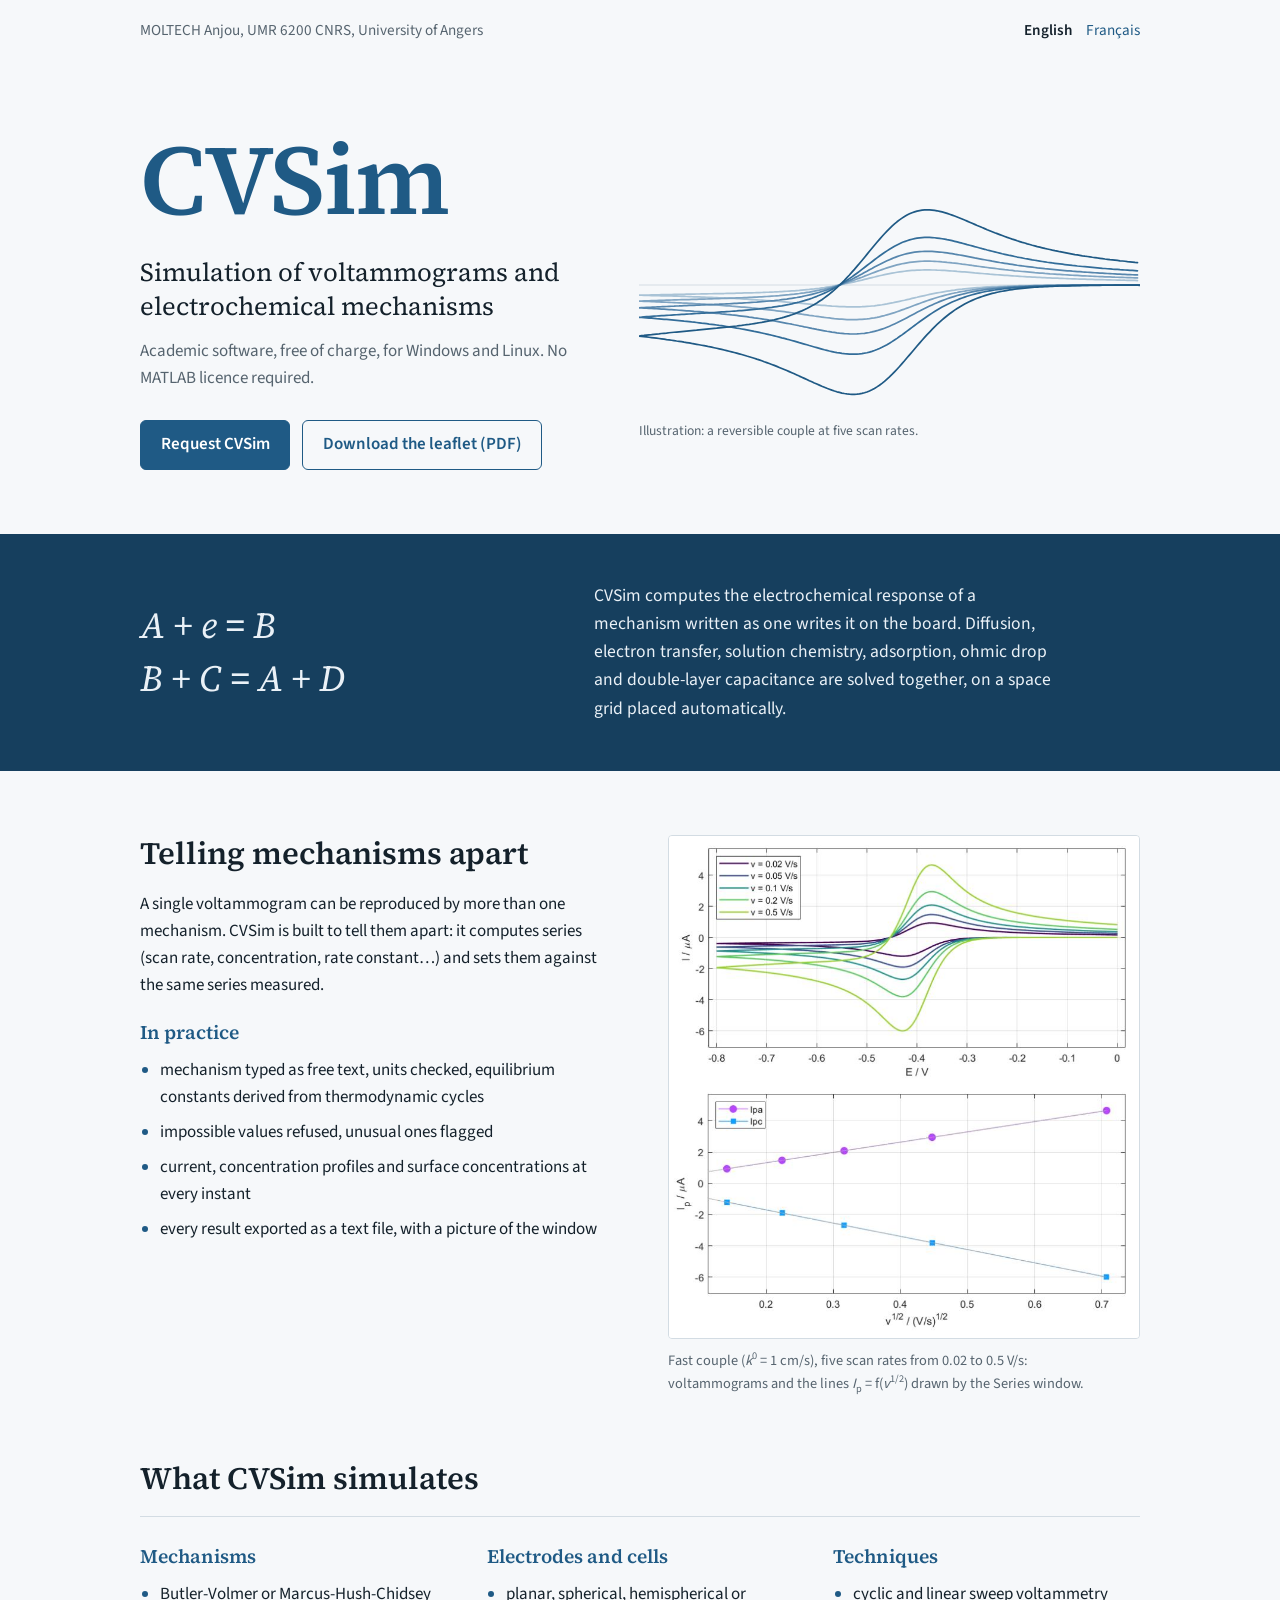
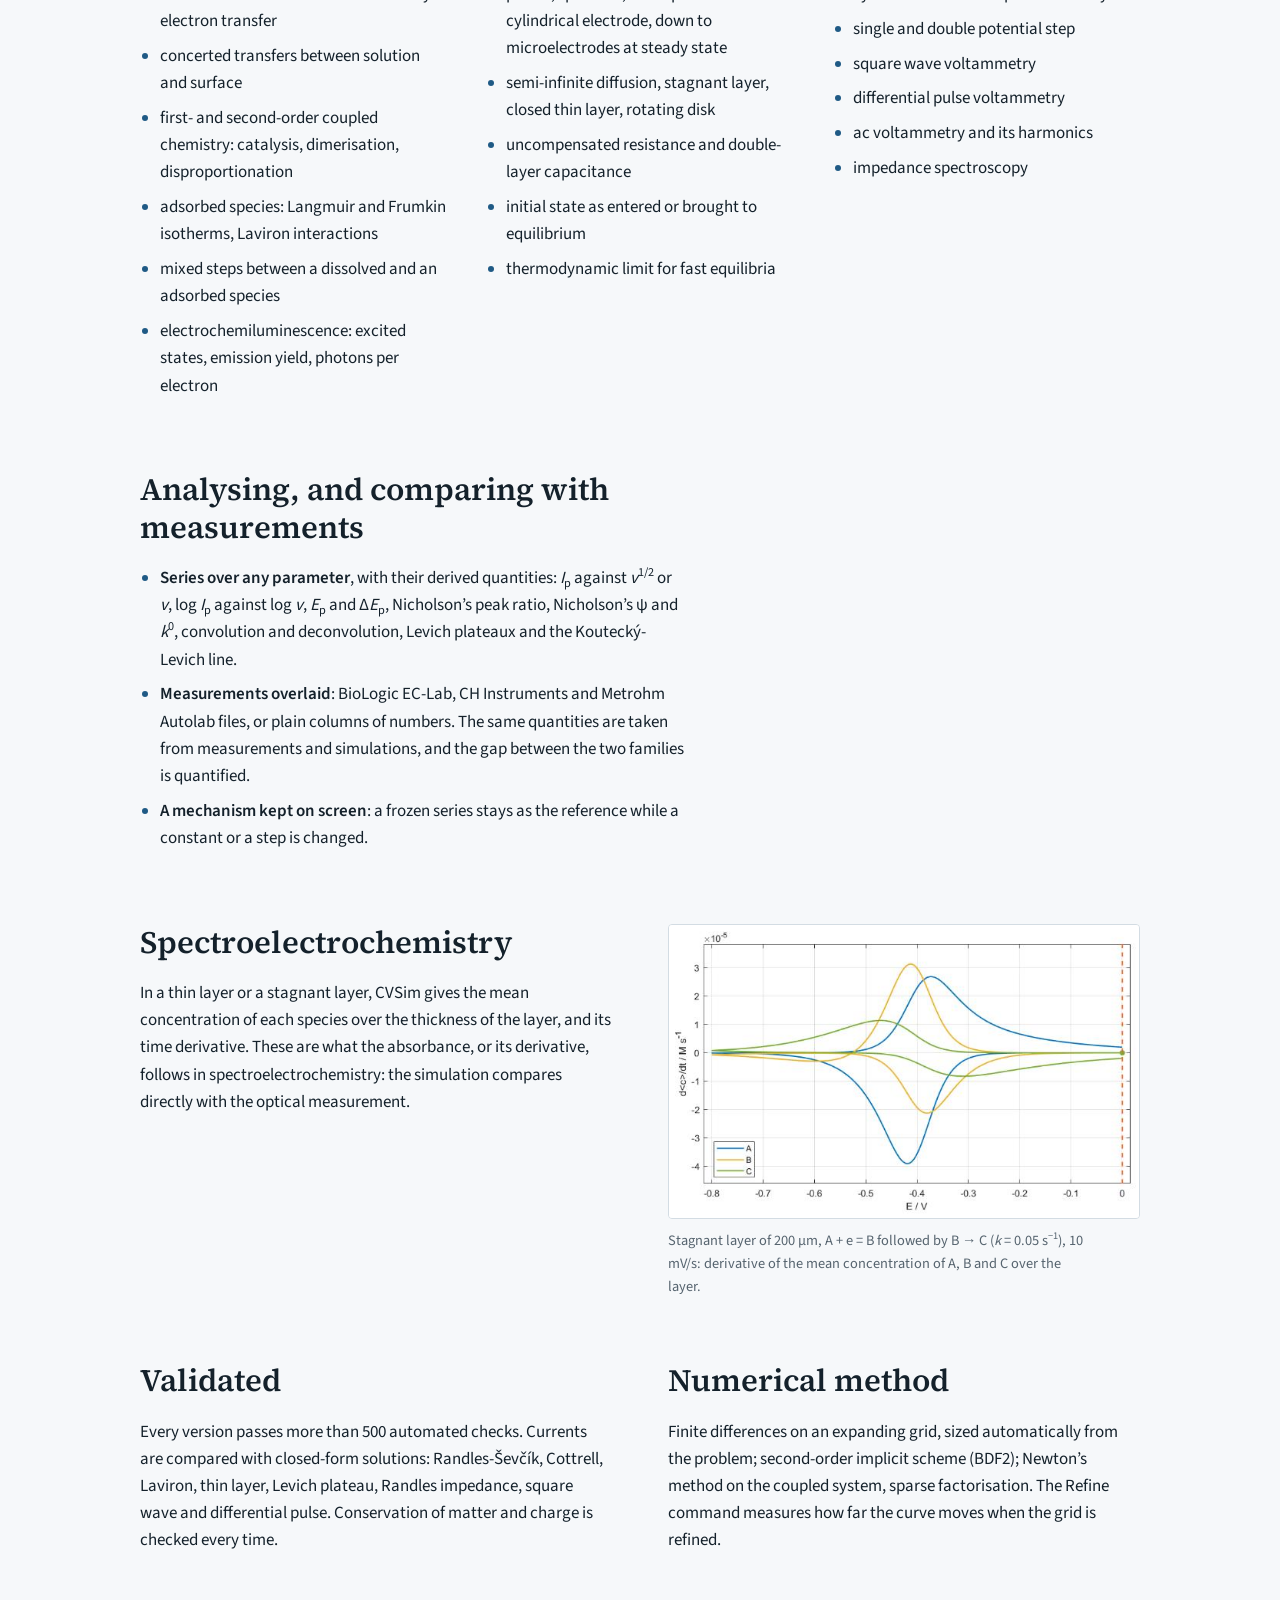
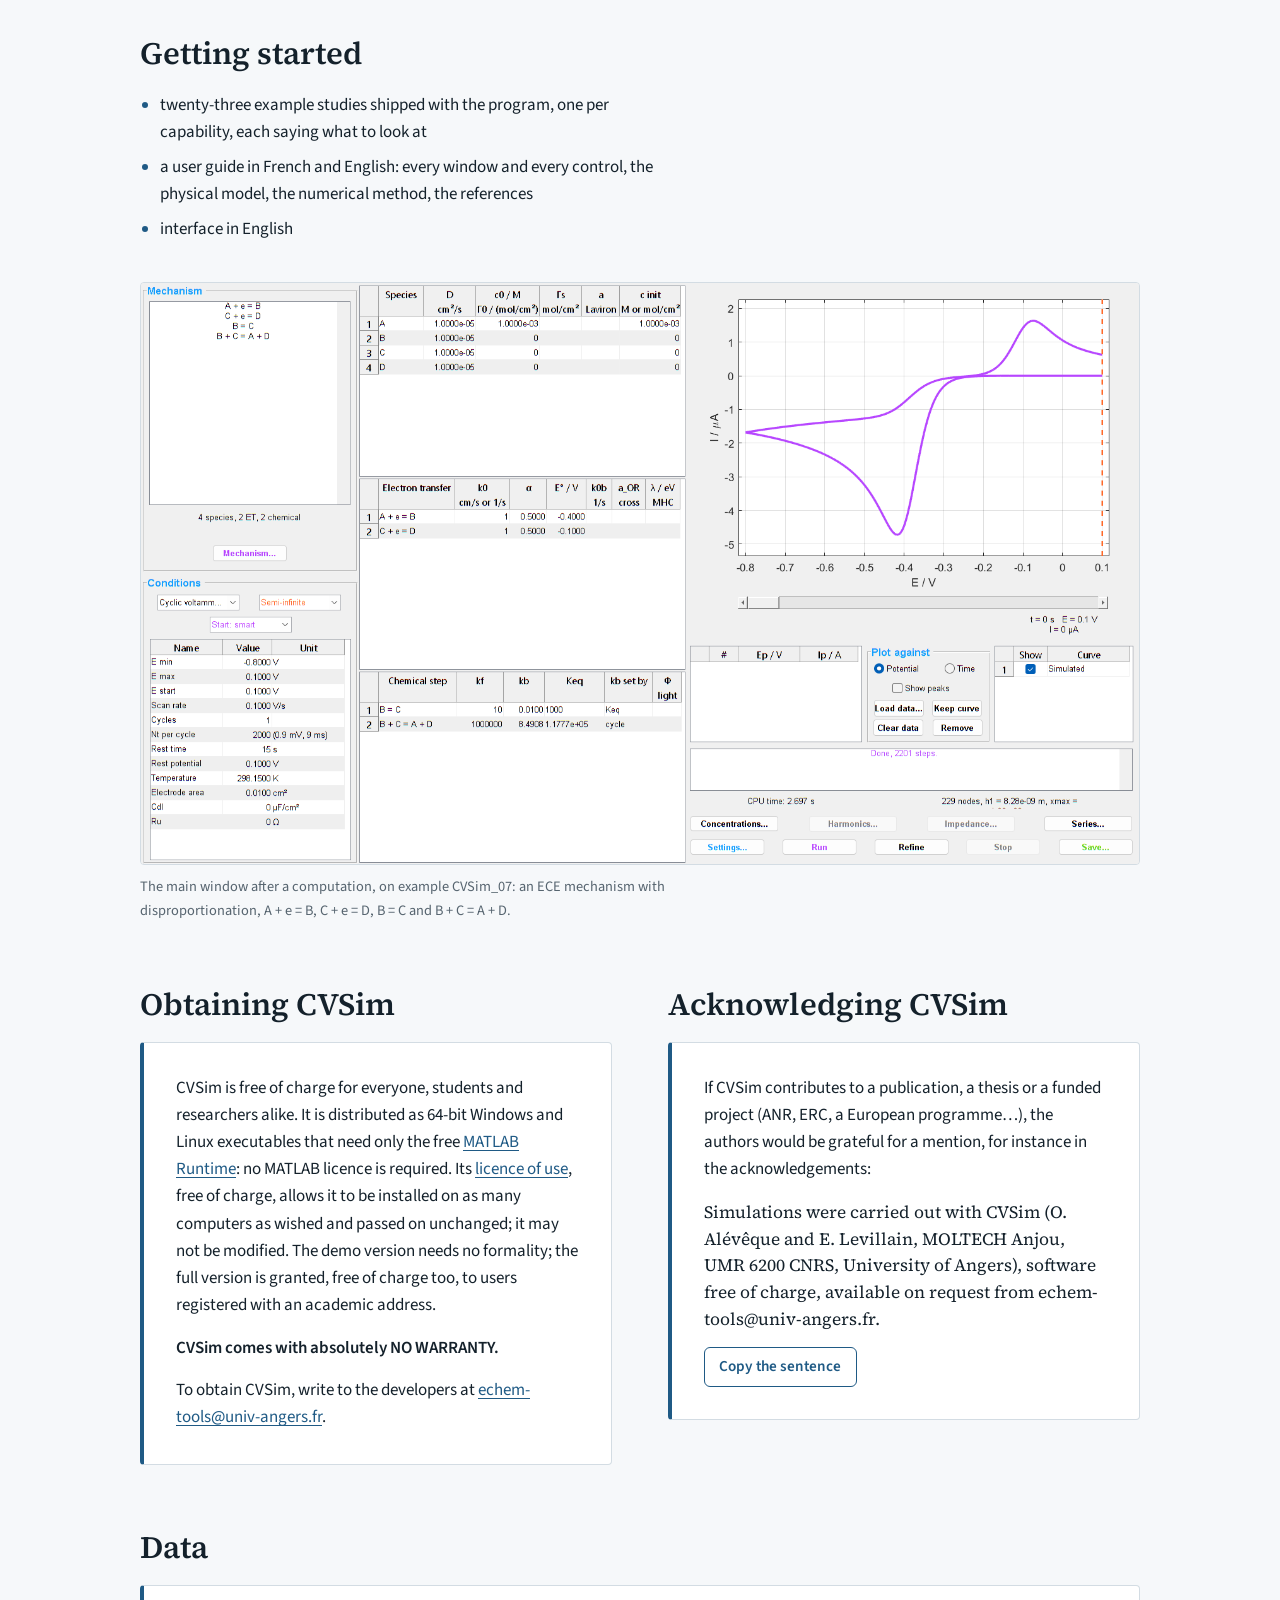
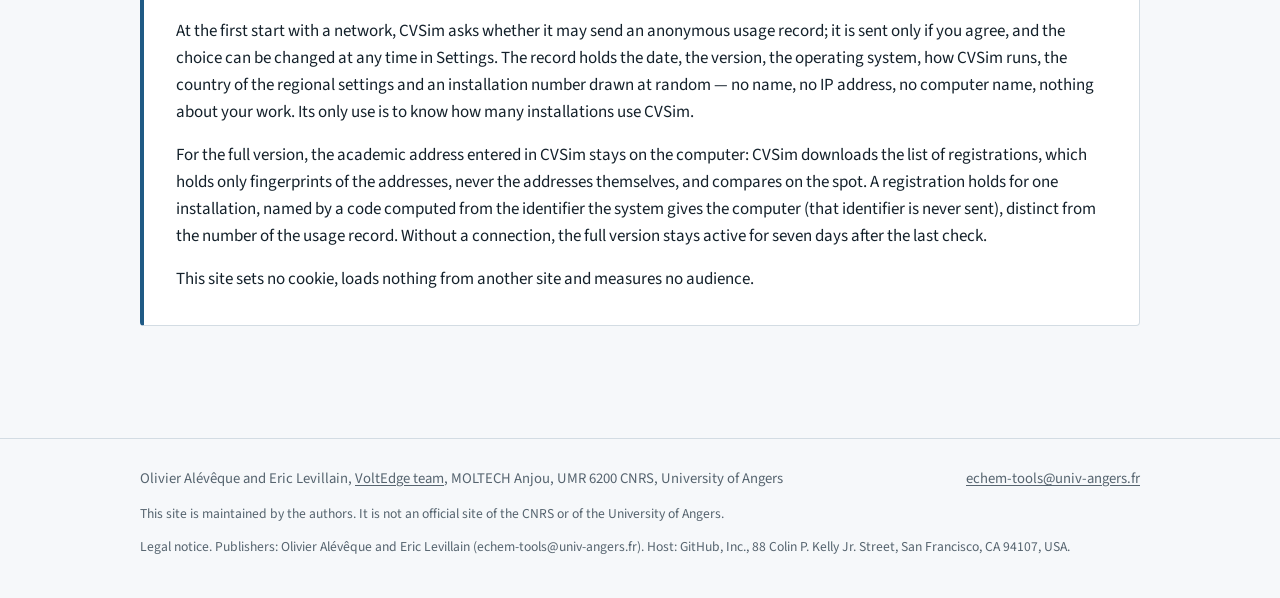
<file: index.html>
<!doctype html>
<html lang="en">
<head>
<meta charset="utf-8">
<meta name="viewport" content="width=device-width, initial-scale=1">
<title>CVSim · Simulation of voltammograms and electrochemical mechanisms</title>
<meta name="description" content="CVSim is academic software, free of charge, that simulates voltammograms and electrochemical mechanisms: diffusion, electron transfer, coupled chemistry, adsorption, thin layers, spectroelectrochemistry. Windows and Linux.">
<link rel="alternate" hreflang="en" href="./">
<link rel="alternate" hreflang="fr" href="fr/">
<link rel="icon" href="assets/favicon.svg" type="image/svg+xml">
<link rel="stylesheet" href="assets/fonts.css">
<link rel="stylesheet" href="assets/style.css">
</head>
<body>

<header class="topbar">
  <a class="lab" href="https://moltech-anjou.univ-angers.fr/en/research/team-voltedge.html">MOLTECH Anjou, UMR 6200 CNRS, University of Angers</a>
  <nav class="lang" aria-label="Language">
    <span aria-current="page">English</span>
    <a href="fr/" hreflang="fr" lang="fr">Français</a>
  </nav>
</header>

<main>

  <section class="hero">
    <div>
      <h1>CVSim</h1>
      <p class="tagline">Simulation of voltammograms and electrochemical mechanisms</p>
      <p class="platform">Academic software, free of charge, for Windows and Linux. No MATLAB licence required.</p>
      <div class="actions">
        <a class="btn btn-primary" href="mailto:echem-tools@univ-angers.fr?subject=CVSim%20request">Request CVSim</a>
        <a class="btn btn-secondary" href="docs/CVSim_Leaflet_EN.pdf">Download the leaflet (PDF)</a>
      </div>
    </div>
    <figure class="hero-figure">
      <img src="images/hero-cv.svg" width="640" height="320" alt="Cyclic voltammograms of a reversible couple at five scan rates">
      <figcaption>Illustration: a reversible couple at five scan rates.</figcaption>
    </figure>
  </section>

  <section class="board" aria-label="Mechanisms as written on the board">
    <div class="board-inner">
      <p class="equations">A + e = B<br>B + C = A + D</p>
      <p class="lead">CVSim computes the electrochemical response of a mechanism written as one writes it on the board. Diffusion, electron transfer, solution chemistry, adsorption, ohmic drop and double-layer capacitance are solved together, on a space grid placed automatically.</p>
    </div>
  </section>

  <section class="section">
    <div class="split">
      <div class="prose">
        <h2>Telling mechanisms apart</h2>
        <p>A single voltammogram can be reproduced by more than one mechanism. CVSim is built to tell them apart: it computes series (scan rate, concentration, rate constant…) and sets them against the same series measured.</p>
        <h3>In practice</h3>
        <ul class="plain">
          <li>mechanism typed as free text, units checked, equilibrium constants derived from thermodynamic cycles</li>
          <li>impossible values refused, unusual ones flagged</li>
          <li>current, concentration profiles and surface concentrations at every instant</li>
          <li>every result exported as a text file, with a picture of the window</li>
        </ul>
      </div>
      <figure class="fig" data-file="images/fig1-scan-rates.png">
        <img src="images/fig1-scan-rates.png" alt="Voltammograms of a fast couple at five scan rates and the peak currents plotted against the square root of the scan rate" loading="lazy">
        <figcaption>Fast couple (<i>k</i><sup>0</sup> = 1 cm/s), five scan rates from 0.02 to 0.5 V/s: voltammograms and the lines <i>I</i><sub>p</sub> = f(<i>v</i><sup>1/2</sup>) drawn by the Series window.</figcaption>
      </figure>
    </div>
  </section>

  <section class="section" aria-labelledby="capabilities">
    <h2 id="capabilities">What CVSim simulates</h2>
    <div class="columns">
      <div>
        <h3>Mechanisms</h3>
        <ul class="plain">
          <li>Butler-Volmer or Marcus-Hush-Chidsey electron transfer</li>
          <li>concerted transfers between solution and surface</li>
          <li>first- and second-order coupled chemistry: catalysis, dimerisation, disproportionation</li>
          <li>adsorbed species: Langmuir and Frumkin isotherms, Laviron interactions</li>
          <li>mixed steps between a dissolved and an adsorbed species</li>
          <li>electrochemiluminescence: excited states, emission yield, photons per electron</li>
        </ul>
      </div>
      <div>
        <h3>Electrodes and cells</h3>
        <ul class="plain">
          <li>planar, spherical, hemispherical or cylindrical electrode, down to microelectrodes at steady state</li>
          <li>semi-infinite diffusion, stagnant layer, closed thin layer, rotating disk</li>
          <li>uncompensated resistance and double-layer capacitance</li>
          <li>initial state as entered or brought to equilibrium</li>
          <li>thermodynamic limit for fast equilibria</li>
        </ul>
      </div>
      <div>
        <h3>Techniques</h3>
        <ul class="plain">
          <li>cyclic and linear sweep voltammetry</li>
          <li>single and double potential step</li>
          <li>square wave voltammetry</li>
          <li>differential pulse voltammetry</li>
          <li>ac voltammetry and its harmonics</li>
          <li>impedance spectroscopy</li>
        </ul>
      </div>
    </div>
  </section>

  <section class="section">
    <div class="prose">
      <h2>Analysing, and comparing with measurements</h2>
      <ul class="plain">
        <li><strong>Series over any parameter</strong>, with their derived quantities: <i>I</i><sub>p</sub> against <i>v</i><sup>1/2</sup> or <i>v</i>, log <i>I</i><sub>p</sub> against log <i>v</i>, <i>E</i><sub>p</sub> and Δ<i>E</i><sub>p</sub>, Nicholson’s peak ratio, Nicholson’s ψ and <i>k</i><sup>0</sup>, convolution and deconvolution, Levich plateaux and the Koutecký-Levich line.</li>
        <li><strong>Measurements overlaid</strong>: BioLogic EC-Lab, CH Instruments and Metrohm Autolab files, or plain columns of numbers. The same quantities are taken from measurements and simulations, and the gap between the two families is quantified.</li>
        <li><strong>A mechanism kept on screen</strong>: a frozen series stays as the reference while a constant or a step is changed.</li>
      </ul>
    </div>
  </section>

  <section class="section">
    <div class="split">
      <div class="prose">
        <h2>Spectroelectrochemistry</h2>
        <p>In a thin layer or a stagnant layer, CVSim gives the mean concentration of each species over the thickness of the layer, and its time derivative. These are what the absorbance, or its derivative, follows in spectroelectrochemistry: the simulation compares directly with the optical measurement.</p>
      </div>
      <figure class="fig" data-file="images/fig2-stagnant-layer.png">
        <img src="images/fig2-stagnant-layer.png" alt="Time derivative of the mean concentrations of A, B and C over a 200 micrometre stagnant layer" loading="lazy">
        <figcaption>Stagnant layer of 200 μm, A + e = B followed by B → C (<i>k</i> = 0.05 s<sup>−1</sup>), 10 mV/s: derivative of the mean concentration of A, B and C over the layer.</figcaption>
      </figure>
    </div>
  </section>

  <section class="section">
    <div class="split">
      <div class="prose">
        <h2>Validated</h2>
        <p>Every version passes more than 500 automated checks. Currents are compared with closed-form solutions: Randles-Ševčík, Cottrell, Laviron, thin layer, Levich plateau, Randles impedance, square wave and differential pulse. Conservation of matter and charge is checked every time.</p>
      </div>
      <div class="prose">
        <h2>Numerical method</h2>
        <p>Finite differences on an expanding grid, sized automatically from the problem; second-order implicit scheme (BDF2); Newton’s method on the coupled system, sparse factorisation. The Refine command measures how far the curve moves when the grid is refined.</p>
      </div>
    </div>
  </section>

  <section class="section">
    <div class="stack">
      <div class="prose">
        <h2>Getting started</h2>
        <ul class="plain">
          <li>twenty-three example studies shipped with the program, one per capability, each saying what to look at</li>
          <li>a user guide in French and English: every window and every control, the physical model, the numerical method, the references</li>
          <li>interface in English</li>
        </ul>
      </div>
      <figure class="fig" data-file="images/cvsim-window.png">
        <img src="images/cvsim-window.png" alt="The main window of CVSim" loading="lazy">
        <figcaption>The main window after a computation, on example CVSim_07: an ECE mechanism with disproportionation, A + e = B, C + e = D, B = C and B + C = A + D.</figcaption>
      </figure>
    </div>
  </section>

  <section class="section" id="obtain">
    <div class="split">
      <div>
        <h2>Obtaining CVSim</h2>
        <div class="panel">
          <p>CVSim is free of charge for everyone, students and researchers alike. It is distributed as 64-bit Windows and Linux executables that need only the free <a href="https://www.mathworks.com/products/compiler/matlab-runtime.html">MATLAB Runtime</a>: no MATLAB licence is required. Its <a href="docs/CVSim_Licence.pdf">licence of use</a>, free of charge, allows it to be installed on as many computers as wished and passed on unchanged; it may not be modified. The demo version needs no formality; the full version is granted, free of charge too, to users registered with an academic address.</p>
          <p class="warranty">CVSim comes with absolutely NO WARRANTY.</p>
          <p>To obtain CVSim, write to the developers at <a href="mailto:echem-tools@univ-angers.fr?subject=CVSim%20request">echem-tools@univ-angers.fr</a>.</p>
        </div>
      </div>
      <div>
        <h2>Acknowledging CVSim</h2>
        <div class="panel">
          <p>If CVSim contributes to a publication, a thesis or a funded project (ANR, ERC, a European programme…), the authors would be grateful for a mention, for instance in the acknowledgements:</p>
          <blockquote class="cite" id="cite-text">Simulations were carried out with CVSim (O. Alévêque and E. Levillain, MOLTECH Anjou, UMR 6200 CNRS, University of Angers), software free of charge, available on request from echem-tools@univ-angers.fr.</blockquote>
          <button class="copy" type="button" data-target="cite-text" data-done="Copied">Copy the sentence</button><span class="copy-status" role="status" aria-live="polite"></span>
        </div>
      </div>
    </div>
  </section>

  <section class="section" id="data">
    <h2>Data</h2>
    <div class="panel">
      <p>At the first start with a network, CVSim asks whether it may send an anonymous usage record; it is sent only if you agree, and the choice can be changed at any time in Settings. The record holds the date, the version, the operating system, how CVSim runs, the country of the regional settings and an installation number drawn at random &mdash; no name, no IP address, no computer name, nothing about your work. Its only use is to know how many installations use CVSim.</p>
      <p>For the full version, the academic address entered in CVSim stays on the computer: CVSim downloads the list of registrations, which holds only fingerprints of the addresses, never the addresses themselves, and compares on the spot. A registration holds for one installation, named by a code computed from the identifier the system gives the computer (that identifier is never sent), distinct from the number of the usage record. Without a connection, the full version stays active for seven days after the last check.</p>
      <p>This site sets no cookie, loads nothing from another site and measures no audience.</p>
    </div>
  </section>

</main>

<footer>
  <div class="footer-inner">
    <p>Olivier Alévêque and Eric Levillain, <a href="https://moltech-anjou.univ-angers.fr/en/research/team-voltedge.html">VoltEdge team</a>, MOLTECH Anjou, UMR 6200 CNRS, University of Angers</p>
    <p><a href="mailto:echem-tools@univ-angers.fr">echem-tools@univ-angers.fr</a></p>
    <p class="note">This site is maintained by the authors. It is not an official site of the CNRS or of the University of Angers.</p>
    <p class="note">Legal notice. Publishers: Olivier Alévêque and Eric Levillain (echem-tools@univ-angers.fr). Host: GitHub, Inc., 88 Colin P. Kelly Jr. Street, San Francisco, CA 94107, USA.</p>
  </div>
</footer>

<script src="assets/site.js"></script>
</body>
</html>
</file>
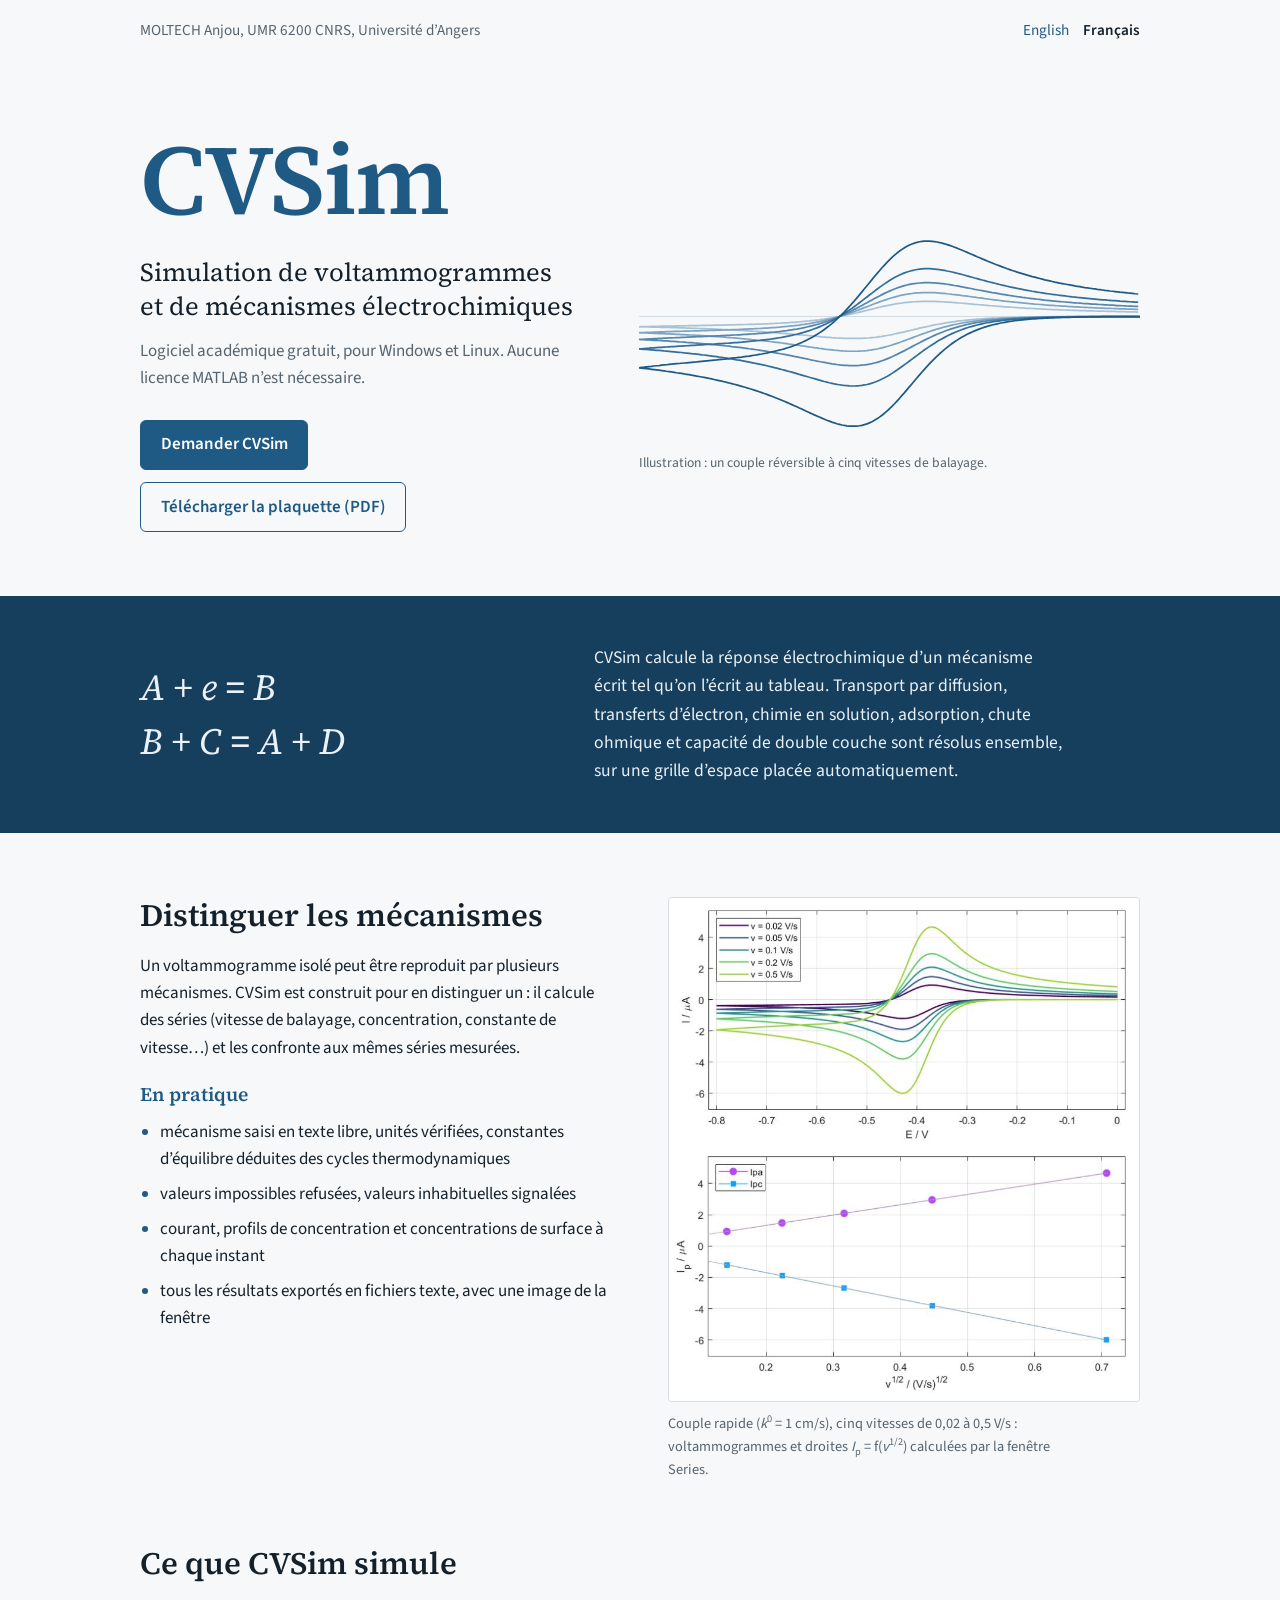
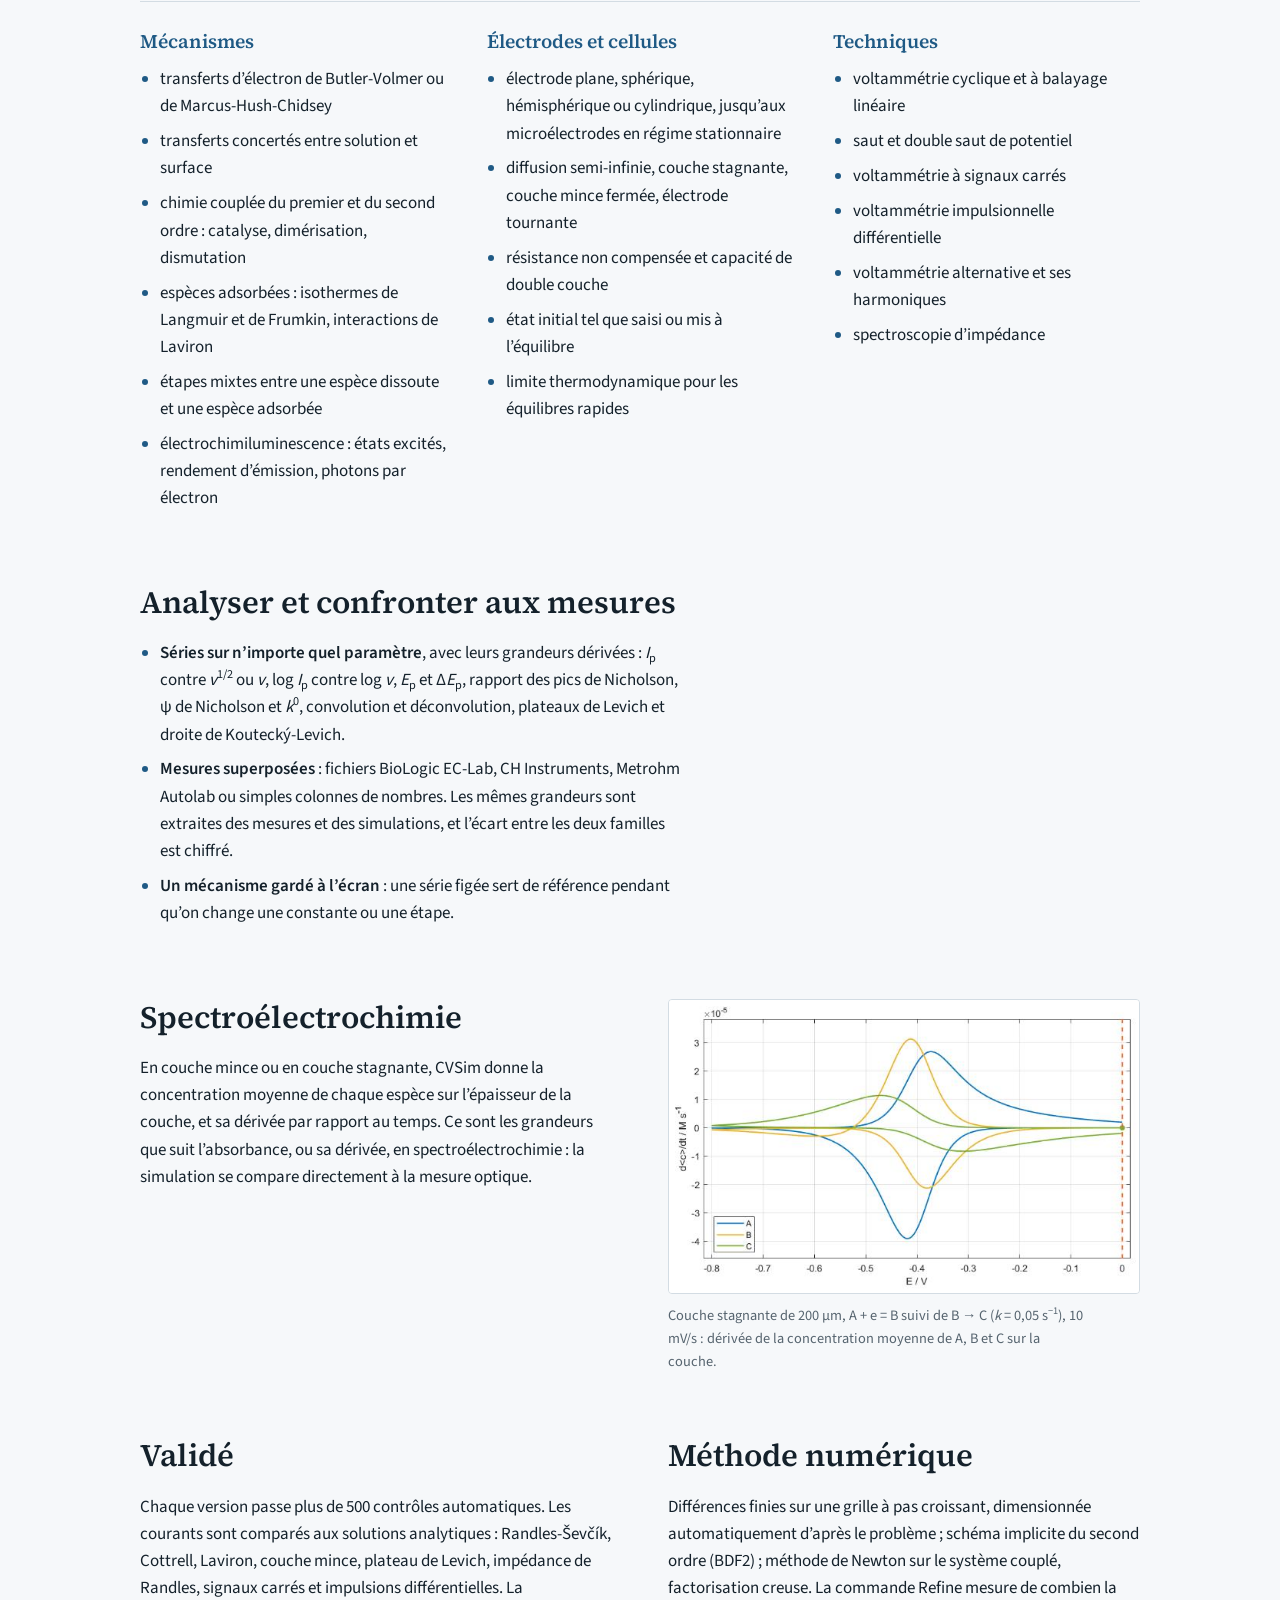
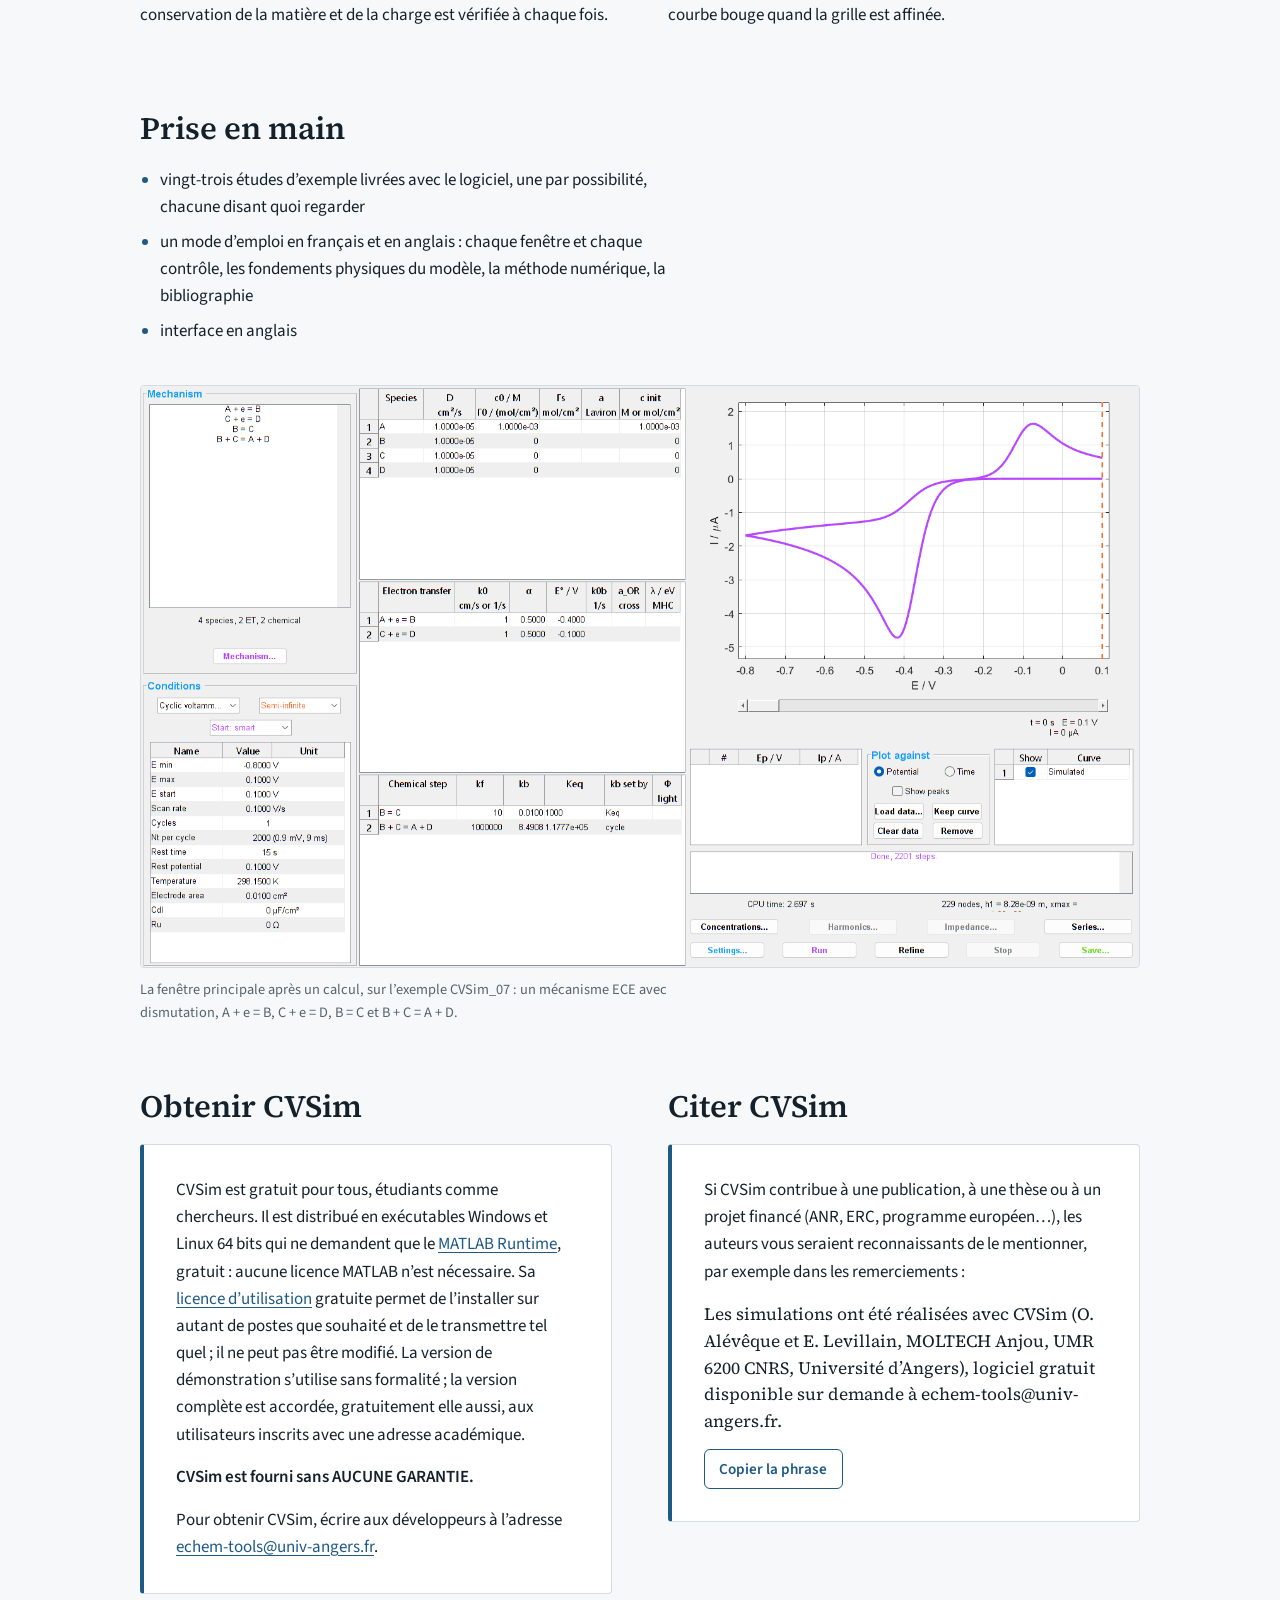
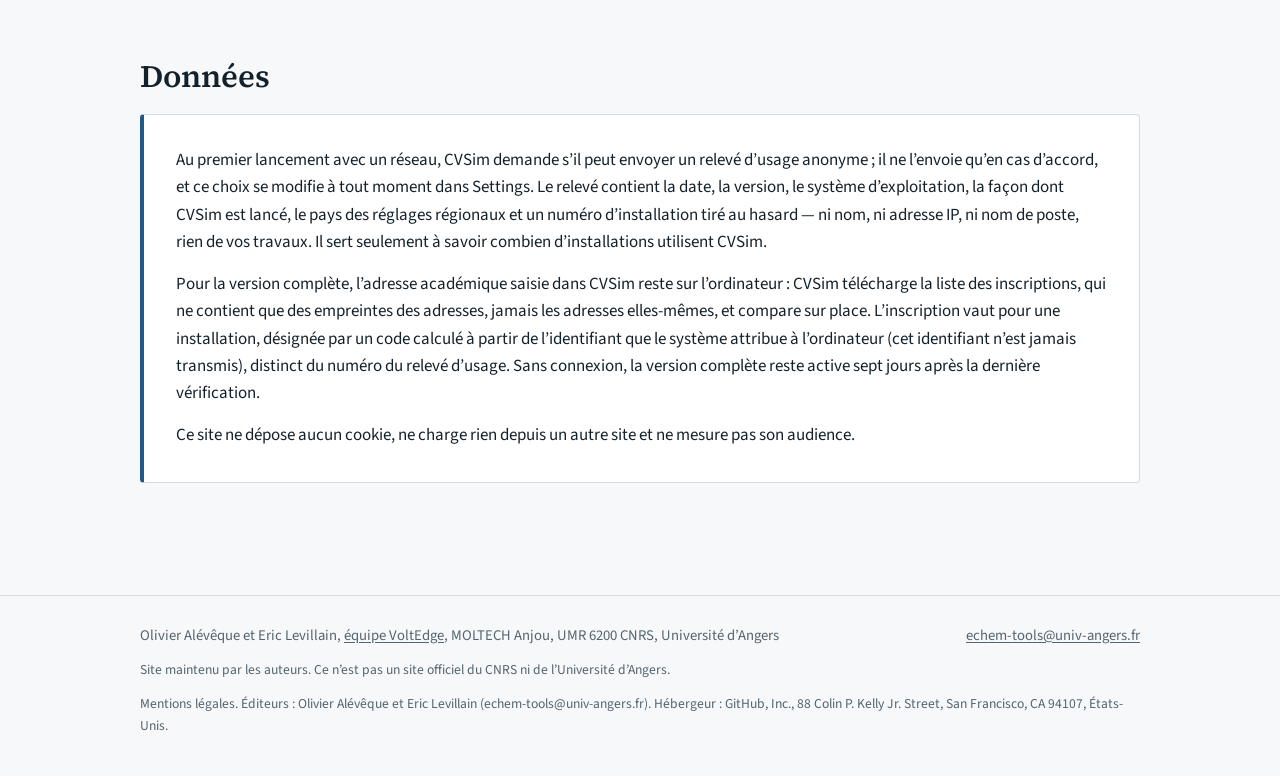
<file: fr/index.html>
<!doctype html>
<html lang="fr">
<head>
<meta charset="utf-8">
<meta name="viewport" content="width=device-width, initial-scale=1">
<title>CVSim · Simulation de voltammogrammes et de mécanismes électrochimiques</title>
<meta name="description" content="CVSim est un logiciel académique gratuit qui simule voltammogrammes et mécanismes électrochimiques : diffusion, transfert d'électron, chimie couplée, adsorption, couche mince, spectroélectrochimie. Windows et Linux.">
<link rel="alternate" hreflang="fr" href="./">
<link rel="alternate" hreflang="en" href="../">
<link rel="icon" href="../assets/favicon.svg" type="image/svg+xml">
<link rel="stylesheet" href="../assets/fonts.css">
<link rel="stylesheet" href="../assets/style.css">
</head>
<body>

<header class="topbar">
  <a class="lab" href="https://moltech-anjou.univ-angers.fr/fr/recherche/equipe-voltedge.html">MOLTECH Anjou, UMR 6200 CNRS, Université d’Angers</a>
  <nav class="lang" aria-label="Langue">
    <a href="../" hreflang="en" lang="en">English</a>
    <span aria-current="page">Français</span>
  </nav>
</header>

<main>

  <section class="hero">
    <div>
      <h1>CVSim</h1>
      <p class="tagline">Simulation de voltammogrammes et de mécanismes électrochimiques</p>
      <p class="platform">Logiciel académique gratuit, pour Windows et Linux. Aucune licence MATLAB n’est nécessaire.</p>
      <div class="actions">
        <a class="btn btn-primary" href="mailto:echem-tools@univ-angers.fr?subject=Demande%20CVSim">Demander CVSim</a>
        <a class="btn btn-secondary" href="../docs/CVSim_Plaquette_FR.pdf">Télécharger la plaquette (PDF)</a>
      </div>
    </div>
    <figure class="hero-figure">
      <img src="../images/hero-cv.svg" width="640" height="320" alt="Voltammogrammes cycliques d’un couple réversible à cinq vitesses de balayage">
      <figcaption>Illustration&nbsp;: un couple réversible à cinq vitesses de balayage.</figcaption>
    </figure>
  </section>

  <section class="board" aria-label="Les mécanismes, écrits comme au tableau">
    <div class="board-inner">
      <p class="equations">A + e = B<br>B + C = A + D</p>
      <p class="lead">CVSim calcule la réponse électrochimique d’un mécanisme écrit tel qu’on l’écrit au tableau. Transport par diffusion, transferts d’électron, chimie en solution, adsorption, chute ohmique et capacité de double couche sont résolus ensemble, sur une grille d’espace placée automatiquement.</p>
    </div>
  </section>

  <section class="section">
    <div class="split">
      <div class="prose">
        <h2>Distinguer les mécanismes</h2>
        <p>Un voltammogramme isolé peut être reproduit par plusieurs mécanismes. CVSim est construit pour en distinguer un&nbsp;: il calcule des séries (vitesse de balayage, concentration, constante de vitesse…) et les confronte aux mêmes séries mesurées.</p>
        <h3>En pratique</h3>
        <ul class="plain">
          <li>mécanisme saisi en texte libre, unités vérifiées, constantes d’équilibre déduites des cycles thermodynamiques</li>
          <li>valeurs impossibles refusées, valeurs inhabituelles signalées</li>
          <li>courant, profils de concentration et concentrations de surface à chaque instant</li>
          <li>tous les résultats exportés en fichiers texte, avec une image de la fenêtre</li>
        </ul>
      </div>
      <figure class="fig" data-file="images/fig1-scan-rates.png">
        <img src="../images/fig1-scan-rates.png" alt="Voltammogrammes d’un couple rapide à cinq vitesses de balayage et courants de pic tracés en fonction de la racine carrée de la vitesse" loading="lazy">
        <figcaption>Couple rapide (<i>k</i><sup>0</sup> = 1 cm/s), cinq vitesses de 0,02 à 0,5 V/s&nbsp;: voltammogrammes et droites <i>I</i><sub>p</sub> = f(<i>v</i><sup>1/2</sup>) calculées par la fenêtre Series.</figcaption>
      </figure>
    </div>
  </section>

  <section class="section" aria-labelledby="possibilites">
    <h2 id="possibilites">Ce que CVSim simule</h2>
    <div class="columns">
      <div>
        <h3>Mécanismes</h3>
        <ul class="plain">
          <li>transferts d’électron de Butler-Volmer ou de Marcus-Hush-Chidsey</li>
          <li>transferts concertés entre solution et surface</li>
          <li>chimie couplée du premier et du second ordre&nbsp;: catalyse, dimérisation, dismutation</li>
          <li>espèces adsorbées&nbsp;: isothermes de Langmuir et de Frumkin, interactions de Laviron</li>
          <li>étapes mixtes entre une espèce dissoute et une espèce adsorbée</li>
          <li>électrochimiluminescence&nbsp;: états excités, rendement d’émission, photons par électron</li>
        </ul>
      </div>
      <div>
        <h3>Électrodes et cellules</h3>
        <ul class="plain">
          <li>électrode plane, sphérique, hémisphérique ou cylindrique, jusqu’aux microélectrodes en régime stationnaire</li>
          <li>diffusion semi-infinie, couche stagnante, couche mince fermée, électrode tournante</li>
          <li>résistance non compensée et capacité de double couche</li>
          <li>état initial tel que saisi ou mis à l’équilibre</li>
          <li>limite thermodynamique pour les équilibres rapides</li>
        </ul>
      </div>
      <div>
        <h3>Techniques</h3>
        <ul class="plain">
          <li>voltammétrie cyclique et à balayage linéaire</li>
          <li>saut et double saut de potentiel</li>
          <li>voltammétrie à signaux carrés</li>
          <li>voltammétrie impulsionnelle différentielle</li>
          <li>voltammétrie alternative et ses harmoniques</li>
          <li>spectroscopie d’impédance</li>
        </ul>
      </div>
    </div>
  </section>

  <section class="section">
    <div class="prose">
      <h2>Analyser et confronter aux mesures</h2>
      <ul class="plain">
        <li><strong>Séries sur n’importe quel paramètre</strong>, avec leurs grandeurs dérivées&nbsp;: <i>I</i><sub>p</sub> contre <i>v</i><sup>1/2</sup> ou <i>v</i>, log <i>I</i><sub>p</sub> contre log <i>v</i>, <i>E</i><sub>p</sub> et Δ<i>E</i><sub>p</sub>, rapport des pics de Nicholson, ψ de Nicholson et <i>k</i><sup>0</sup>, convolution et déconvolution, plateaux de Levich et droite de Koutecký-Levich.</li>
        <li><strong>Mesures superposées</strong>&nbsp;: fichiers BioLogic EC-Lab, CH Instruments, Metrohm Autolab ou simples colonnes de nombres. Les mêmes grandeurs sont extraites des mesures et des simulations, et l’écart entre les deux familles est chiffré.</li>
        <li><strong>Un mécanisme gardé à l’écran</strong>&nbsp;: une série figée sert de référence pendant qu’on change une constante ou une étape.</li>
      </ul>
    </div>
  </section>

  <section class="section">
    <div class="split">
      <div class="prose">
        <h2>Spectroélectrochimie</h2>
        <p>En couche mince ou en couche stagnante, CVSim donne la concentration moyenne de chaque espèce sur l’épaisseur de la couche, et sa dérivée par rapport au temps. Ce sont les grandeurs que suit l’absorbance, ou sa dérivée, en spectroélectrochimie&nbsp;: la simulation se compare directement à la mesure optique.</p>
      </div>
      <figure class="fig" data-file="images/fig2-stagnant-layer.png">
        <img src="../images/fig2-stagnant-layer.png" alt="Dérivée des concentrations moyennes de A, B et C sur une couche stagnante de 200 micromètres" loading="lazy">
        <figcaption>Couche stagnante de 200 μm, A + e = B suivi de B → C (<i>k</i> = 0,05 s<sup>−1</sup>), 10 mV/s&nbsp;: dérivée de la concentration moyenne de A, B et C sur la couche.</figcaption>
      </figure>
    </div>
  </section>

  <section class="section">
    <div class="split">
      <div class="prose">
        <h2>Validé</h2>
        <p>Chaque version passe plus de 500 contrôles automatiques. Les courants sont comparés aux solutions analytiques&nbsp;: Randles-Ševčík, Cottrell, Laviron, couche mince, plateau de Levich, impédance de Randles, signaux carrés et impulsions différentielles. La conservation de la matière et de la charge est vérifiée à chaque fois.</p>
      </div>
      <div class="prose">
        <h2>Méthode numérique</h2>
        <p>Différences finies sur une grille à pas croissant, dimensionnée automatiquement d’après le problème&nbsp;; schéma implicite du second ordre (BDF2)&nbsp;; méthode de Newton sur le système couplé, factorisation creuse. La commande Refine mesure de combien la courbe bouge quand la grille est affinée.</p>
      </div>
    </div>
  </section>

  <section class="section">
    <div class="stack">
      <div class="prose">
        <h2>Prise en main</h2>
        <ul class="plain">
          <li>vingt-trois études d’exemple livrées avec le logiciel, une par possibilité, chacune disant quoi regarder</li>
          <li>un mode d’emploi en français et en anglais&nbsp;: chaque fenêtre et chaque contrôle, les fondements physiques du modèle, la méthode numérique, la bibliographie</li>
          <li>interface en anglais</li>
        </ul>
      </div>
      <figure class="fig" data-file="images/cvsim-window.png">
        <img src="../images/cvsim-window.png" alt="La fenêtre principale de CVSim" loading="lazy">
        <figcaption>La fenêtre principale après un calcul, sur l’exemple CVSim_07&nbsp;: un mécanisme ECE avec dismutation, A + e = B, C + e = D, B = C et B + C = A + D.</figcaption>
      </figure>
    </div>
  </section>

  <section class="section" id="obtenir">
    <div class="split">
      <div>
        <h2>Obtenir CVSim</h2>
        <div class="panel">
          <p>CVSim est gratuit pour tous, étudiants comme chercheurs. Il est distribué en exécutables Windows et Linux 64&nbsp;bits qui ne demandent que le <a href="https://www.mathworks.com/products/compiler/matlab-runtime.html">MATLAB Runtime</a>, gratuit&nbsp;: aucune licence MATLAB n’est nécessaire. Sa <a href="../docs/CVSim_Licence.pdf">licence d’utilisation</a> gratuite permet de l’installer sur autant de postes que souhaité et de le transmettre tel quel&nbsp;; il ne peut pas être modifié. La version de démonstration s’utilise sans formalité&nbsp;; la version complète est accordée, gratuitement elle aussi, aux utilisateurs inscrits avec une adresse académique.</p>
          <p class="warranty">CVSim est fourni sans AUCUNE GARANTIE.</p>
          <p>Pour obtenir CVSim, écrire aux développeurs à l’adresse <a href="mailto:echem-tools@univ-angers.fr?subject=Demande%20CVSim">echem-tools@univ-angers.fr</a>.</p>
        </div>
      </div>
      <div>
        <h2>Citer CVSim</h2>
        <div class="panel">
          <p>Si CVSim contribue à une publication, à une thèse ou à un projet financé (ANR, ERC, programme européen…), les auteurs vous seraient reconnaissants de le mentionner, par exemple dans les remerciements&nbsp;:</p>
          <blockquote class="cite" id="cite-text">Les simulations ont été réalisées avec CVSim (O. Alévêque et E. Levillain, MOLTECH Anjou, UMR 6200 CNRS, Université d’Angers), logiciel gratuit disponible sur demande à echem-tools@univ-angers.fr.</blockquote>
          <button class="copy" type="button" data-target="cite-text" data-done="Copié">Copier la phrase</button><span class="copy-status" role="status" aria-live="polite"></span>
        </div>
      </div>
    </div>
  </section>

  <section class="section" id="donnees">
    <h2>Données</h2>
    <div class="panel">
      <p>Au premier lancement avec un réseau, CVSim demande s’il peut envoyer un relevé d’usage anonyme&nbsp;; il ne l’envoie qu’en cas d’accord, et ce choix se modifie à tout moment dans Settings. Le relevé contient la date, la version, le système d’exploitation, la façon dont CVSim est lancé, le pays des réglages régionaux et un numéro d’installation tiré au hasard &mdash; ni nom, ni adresse IP, ni nom de poste, rien de vos travaux. Il sert seulement à savoir combien d’installations utilisent CVSim.</p>
      <p>Pour la version complète, l’adresse académique saisie dans CVSim reste sur l’ordinateur&nbsp;: CVSim télécharge la liste des inscriptions, qui ne contient que des empreintes des adresses, jamais les adresses elles-mêmes, et compare sur place. L’inscription vaut pour une installation, désignée par un code calculé à partir de l’identifiant que le système attribue à l’ordinateur (cet identifiant n’est jamais transmis), distinct du numéro du relevé d’usage. Sans connexion, la version complète reste active sept jours après la dernière vérification.</p>
      <p>Ce site ne dépose aucun cookie, ne charge rien depuis un autre site et ne mesure pas son audience.</p>
    </div>
  </section>

</main>

<footer>
  <div class="footer-inner">
    <p>Olivier Alévêque et Eric Levillain, <a href="https://moltech-anjou.univ-angers.fr/fr/recherche/equipe-voltedge.html">équipe VoltEdge</a>, MOLTECH Anjou, UMR 6200 CNRS, Université d’Angers</p>
    <p><a href="mailto:echem-tools@univ-angers.fr">echem-tools@univ-angers.fr</a></p>
    <p class="note">Site maintenu par les auteurs. Ce n’est pas un site officiel du CNRS ni de l’Université d’Angers.</p>
    <p class="note">Mentions légales. Éditeurs&nbsp;: Olivier Alévêque et Eric Levillain (echem-tools@univ-angers.fr). Hébergeur&nbsp;: GitHub, Inc., 88 Colin P. Kelly Jr. Street, San Francisco, CA 94107, États-Unis.</p>
  </div>
</footer>

<script src="../assets/site.js"></script>
</body>
</html>
</file>
<file: assets/fonts.css>
/* Self-hosted fonts (SIL Open Font License 1.1), from @fontsource.
   Served by the site itself: no visitor request goes to a font service. */
@font-face {
  font-family: 'Source Sans 3';
  font-style: normal;
  font-display: swap;
  font-weight: 400;
  src: url(fonts/source-sans-3-greek-400-normal.woff2) format('woff2');
  unicode-range: U+0370-0377,U+037A-037F,U+0384-038A,U+038C,U+038E-03A1,U+03A3-03FF;
}
@font-face {
  font-family: 'Source Sans 3';
  font-style: normal;
  font-display: swap;
  font-weight: 400;
  src: url(fonts/source-sans-3-latin-ext-400-normal.woff2) format('woff2');
  unicode-range: U+0100-02BA,U+02BD-02C5,U+02C7-02CC,U+02CE-02D7,U+02DD-02FF,U+0304,U+0308,U+0329,U+1D00-1DBF,U+1E00-1E9F,U+1EF2-1EFF,U+2020,U+20A0-20AB,U+20AD-20C0,U+2113,U+2C60-2C7F,U+A720-A7FF;
}
@font-face {
  font-family: 'Source Sans 3';
  font-style: normal;
  font-display: swap;
  font-weight: 400;
  src: url(fonts/source-sans-3-latin-400-normal.woff2) format('woff2');
  unicode-range: U+0000-00FF,U+0131,U+0152-0153,U+02BB-02BC,U+02C6,U+02DA,U+02DC,U+0304,U+0308,U+0329,U+2000-206F,U+20AC,U+2122,U+2191,U+2193,U+2212,U+2215,U+FEFF,U+FFFD;
}
@font-face {
  font-family: 'Source Sans 3';
  font-style: normal;
  font-display: swap;
  font-weight: 600;
  src: url(fonts/source-sans-3-greek-600-normal.woff2) format('woff2');
  unicode-range: U+0370-0377,U+037A-037F,U+0384-038A,U+038C,U+038E-03A1,U+03A3-03FF;
}
@font-face {
  font-family: 'Source Sans 3';
  font-style: normal;
  font-display: swap;
  font-weight: 600;
  src: url(fonts/source-sans-3-latin-ext-600-normal.woff2) format('woff2');
  unicode-range: U+0100-02BA,U+02BD-02C5,U+02C7-02CC,U+02CE-02D7,U+02DD-02FF,U+0304,U+0308,U+0329,U+1D00-1DBF,U+1E00-1E9F,U+1EF2-1EFF,U+2020,U+20A0-20AB,U+20AD-20C0,U+2113,U+2C60-2C7F,U+A720-A7FF;
}
@font-face {
  font-family: 'Source Sans 3';
  font-style: normal;
  font-display: swap;
  font-weight: 600;
  src: url(fonts/source-sans-3-latin-600-normal.woff2) format('woff2');
  unicode-range: U+0000-00FF,U+0131,U+0152-0153,U+02BB-02BC,U+02C6,U+02DA,U+02DC,U+0304,U+0308,U+0329,U+2000-206F,U+20AC,U+2122,U+2191,U+2193,U+2212,U+2215,U+FEFF,U+FFFD;
}
@font-face {
  font-family: 'Source Serif 4';
  font-style: normal;
  font-display: swap;
  font-weight: 400;
  src: url(fonts/source-serif-4-greek-400-normal.woff2) format('woff2');
  unicode-range: U+0370-0377,U+037A-037F,U+0384-038A,U+038C,U+038E-03A1,U+03A3-03FF;
}
@font-face {
  font-family: 'Source Serif 4';
  font-style: normal;
  font-display: swap;
  font-weight: 400;
  src: url(fonts/source-serif-4-latin-ext-400-normal.woff2) format('woff2');
  unicode-range: U+0100-02BA,U+02BD-02C5,U+02C7-02CC,U+02CE-02D7,U+02DD-02FF,U+0304,U+0308,U+0329,U+1D00-1DBF,U+1E00-1E9F,U+1EF2-1EFF,U+2020,U+20A0-20AB,U+20AD-20C0,U+2113,U+2C60-2C7F,U+A720-A7FF;
}
@font-face {
  font-family: 'Source Serif 4';
  font-style: normal;
  font-display: swap;
  font-weight: 400;
  src: url(fonts/source-serif-4-latin-400-normal.woff2) format('woff2');
  unicode-range: U+0000-00FF,U+0131,U+0152-0153,U+02BB-02BC,U+02C6,U+02DA,U+02DC,U+0304,U+0308,U+0329,U+2000-206F,U+20AC,U+2122,U+2191,U+2193,U+2212,U+2215,U+FEFF,U+FFFD;
}
@font-face {
  font-family: 'Source Serif 4';
  font-style: normal;
  font-display: swap;
  font-weight: 600;
  src: url(fonts/source-serif-4-greek-600-normal.woff2) format('woff2');
  unicode-range: U+0370-0377,U+037A-037F,U+0384-038A,U+038C,U+038E-03A1,U+03A3-03FF;
}
@font-face {
  font-family: 'Source Serif 4';
  font-style: normal;
  font-display: swap;
  font-weight: 600;
  src: url(fonts/source-serif-4-latin-ext-600-normal.woff2) format('woff2');
  unicode-range: U+0100-02BA,U+02BD-02C5,U+02C7-02CC,U+02CE-02D7,U+02DD-02FF,U+0304,U+0308,U+0329,U+1D00-1DBF,U+1E00-1E9F,U+1EF2-1EFF,U+2020,U+20A0-20AB,U+20AD-20C0,U+2113,U+2C60-2C7F,U+A720-A7FF;
}
@font-face {
  font-family: 'Source Serif 4';
  font-style: normal;
  font-display: swap;
  font-weight: 600;
  src: url(fonts/source-serif-4-latin-600-normal.woff2) format('woff2');
  unicode-range: U+0000-00FF,U+0131,U+0152-0153,U+02BB-02BC,U+02C6,U+02DA,U+02DC,U+0304,U+0308,U+0329,U+2000-206F,U+20AC,U+2122,U+2191,U+2193,U+2212,U+2215,U+FEFF,U+FFFD;
}
@font-face {
  font-family: 'Source Serif 4';
  font-style: italic;
  font-display: swap;
  font-weight: 400;
  src: url(fonts/source-serif-4-greek-400-italic.woff2) format('woff2');
  unicode-range: U+0370-0377,U+037A-037F,U+0384-038A,U+038C,U+038E-03A1,U+03A3-03FF;
}
@font-face {
  font-family: 'Source Serif 4';
  font-style: italic;
  font-display: swap;
  font-weight: 400;
  src: url(fonts/source-serif-4-latin-ext-400-italic.woff2) format('woff2');
  unicode-range: U+0100-02BA,U+02BD-02C5,U+02C7-02CC,U+02CE-02D7,U+02DD-02FF,U+0304,U+0308,U+0329,U+1D00-1DBF,U+1E00-1E9F,U+1EF2-1EFF,U+2020,U+20A0-20AB,U+20AD-20C0,U+2113,U+2C60-2C7F,U+A720-A7FF;
}
@font-face {
  font-family: 'Source Serif 4';
  font-style: italic;
  font-display: swap;
  font-weight: 400;
  src: url(fonts/source-serif-4-latin-400-italic.woff2) format('woff2');
  unicode-range: U+0000-00FF,U+0131,U+0152-0153,U+02BB-02BC,U+02C6,U+02DA,U+02DC,U+0304,U+0308,U+0329,U+2000-206F,U+20AC,U+2122,U+2191,U+2193,U+2212,U+2215,U+FEFF,U+FFFD;
}
</file>
<file: assets/style.css>
/* CVSim — site stylesheet (shared by the English and French pages) */

:root {
  --paper: #F6F8FA;
  --surface: #FFFFFF;
  --ink: #14212B;
  --muted: #56646F;
  --rule: #D3DCE3;
  --accent: #1F5A85;
  --accent-deep: #163F5E;
  --accent-soft: #E6EEF5;

  --serif: "Source Serif 4", Georgia, "Times New Roman", serif;
  --sans: "Source Sans 3", "Segoe UI", Helvetica, Arial, sans-serif;

  --measure: 68ch;
  --wide: 1080px;
  --gutter: clamp(16px, 4vw, 40px);
}

*,
*::before,
*::after { box-sizing: border-box; }

html { -webkit-text-size-adjust: 100%; }

body {
  margin: 0;
  background: var(--paper);
  color: var(--ink);
  font-family: var(--sans);
  font-size: 1.0625rem;
  line-height: 1.6;
}

img, svg { max-width: 100%; height: auto; display: block; }

a { color: var(--accent); text-underline-offset: 0.15em; }
a:hover { color: var(--accent-deep); }

:focus-visible {
  outline: 3px solid var(--accent);
  outline-offset: 3px;
  border-radius: 2px;
}

sub, sup { font-size: 0.72em; line-height: 0; }

/* ---------- Top bar ---------- */

.topbar {
  max-width: var(--wide);
  margin: 0 auto;
  padding: 18px var(--gutter);
  display: flex;
  justify-content: space-between;
  align-items: baseline;
  gap: 16px;
  font-size: 0.95rem;
  color: var(--muted);
}

.topbar .lab { color: var(--muted); text-decoration: none; }
.topbar .lab:hover { color: var(--ink); text-decoration: underline; }

.lang { display: flex; gap: 14px; }
.lang a, .lang span { text-decoration: none; }
.lang [aria-current="page"] { color: var(--ink); font-weight: 600; }

/* ---------- Hero ---------- */

.hero {
  max-width: var(--wide);
  margin: 0 auto;
  padding: clamp(24px, 6vw, 72px) var(--gutter) clamp(32px, 6vw, 64px);
  display: grid;
  grid-template-columns: minmax(0, 1fr) minmax(0, 1.15fr);
  gap: clamp(24px, 5vw, 64px);
  align-items: center;
}

.hero h1 {
  font-family: var(--serif);
  font-weight: 600;
  font-size: clamp(3.4rem, 9vw, 6.2rem);
  line-height: 0.95;
  letter-spacing: -0.02em;
  color: var(--accent);
  margin: 0 0 0.3em;
}

.hero .tagline {
  font-family: var(--serif);
  font-size: clamp(1.25rem, 2.4vw, 1.6rem);
  line-height: 1.3;
  margin: 0 0 0.6em;
}

.hero .platform { color: var(--muted); margin: 0 0 1.6em; }

.actions { display: flex; flex-wrap: wrap; gap: 12px; }

.btn {
  display: inline-block;
  padding: 0.62em 1.15em;
  border-radius: 6px;
  font-weight: 600;
  text-decoration: none;
  border: 1.5px solid var(--accent);
}
.btn-primary { background: var(--accent); color: #fff; }
.btn-primary:hover { background: var(--accent-deep); border-color: var(--accent-deep); color: #fff; }
.btn-secondary { background: transparent; color: var(--accent); }
.btn-secondary:hover { background: var(--accent-soft); }

.hero-figure { margin: 0; }
.hero-figure figcaption {
  margin-top: 10px;
  font-size: 0.85rem;
  color: var(--muted);
}

/* ---------- Mechanism strip ---------- */

.board {
  background: var(--accent-deep);
  color: #EAF1F7;
}
.board-inner {
  max-width: var(--wide);
  margin: 0 auto;
  padding: clamp(28px, 5vw, 48px) var(--gutter);
  display: grid;
  grid-template-columns: minmax(0, 1fr) minmax(0, 1.4fr);
  gap: clamp(20px, 5vw, 64px);
  align-items: center;
}
.board .equations {
  font-family: var(--serif);
  font-style: italic;
  font-size: clamp(1.5rem, 3.4vw, 2.3rem);
  line-height: 1.45;
  margin: 0;
}
.board p.lead { margin: 0; font-size: 1.1rem; max-width: 52ch; }

/* ---------- Content ---------- */

main { padding-bottom: 24px; }

.section {
  max-width: var(--wide);
  margin: 0 auto;
  padding: clamp(36px, 6vw, 64px) var(--gutter) 0;
}

.section h2,
.split h2 {
  font-family: var(--serif);
  font-weight: 600;
  font-size: clamp(1.55rem, 2.6vw, 1.95rem);
  line-height: 1.2;
  margin: 0 0 0.6em;
  color: var(--ink);
}

.section h3 {
  font-family: var(--serif);
  font-weight: 600;
  font-size: 1.2rem;
  margin: 0 0 0.5em;
  color: var(--accent);
}

.prose { max-width: var(--measure); }
.prose p { margin: 0 0 1em; }

ul.plain { margin: 0; padding-left: 1.15em; }
ul.plain li { margin: 0 0 0.45em; }
ul.plain li::marker { color: var(--accent); }

.split {
  display: grid;
  grid-template-columns: minmax(0, 1fr) minmax(0, 1fr);
  gap: clamp(24px, 5vw, 56px);
  align-items: start;
}

.columns {
  display: grid;
  grid-template-columns: repeat(3, minmax(0, 1fr));
  gap: clamp(20px, 4vw, 40px);
  border-top: 1px solid var(--rule);
  padding-top: 24px;
}

/* ---------- Figures ---------- */

figure.fig { margin: 0; }
figure.fig img {
  width: 100%;
  background: var(--surface);
  border: 1px solid var(--rule);
  border-radius: 4px;
}
figure.fig figcaption {
  margin-top: 10px;
  font-size: 0.9rem;
  color: var(--muted);
  max-width: 60ch;
}

/* Shown only while an image file has not been added to /images yet */
figure.fig.missing img { display: none; }
figure.fig.missing::before {
  content: attr(data-file);
  display: flex;
  align-items: center;
  justify-content: center;
  min-height: 220px;
  border: 1.5px dashed var(--rule);
  border-radius: 4px;
  color: var(--muted);
  font-size: 0.9rem;
  background: var(--surface);
}

/* ---------- Obtain / cite ---------- */

.panel {
  background: var(--surface);
  border: 1px solid var(--rule);
  border-left: 4px solid var(--accent);
  border-radius: 4px;
  padding: clamp(20px, 3vw, 32px);
}
.panel p { margin: 0 0 0.9em; }
.panel p:last-child { margin-bottom: 0; }

.warranty { font-weight: 600; }

blockquote.cite {
  margin: 0 0 14px;
  padding: 0;
  font-family: var(--serif);
  font-size: 1.08rem;
  line-height: 1.55;
}

.copy {
  font: inherit;
  font-size: 0.95rem;
  font-weight: 600;
  padding: 0.45em 0.95em;
  border-radius: 6px;
  border: 1.5px solid var(--accent);
  background: transparent;
  color: var(--accent);
  cursor: pointer;
}
.copy:hover { background: var(--accent-soft); }
.copy-status { margin-left: 10px; font-size: 0.9rem; color: var(--muted); }

/* ---------- Footer ---------- */

footer {
  margin-top: clamp(48px, 8vw, 88px);
  border-top: 1px solid var(--rule);
}
.footer-inner {
  max-width: var(--wide);
  margin: 0 auto;
  padding: 28px var(--gutter) 40px;
  display: flex;
  flex-wrap: wrap;
  justify-content: space-between;
  gap: 12px 32px;
  font-size: 0.92rem;
  color: var(--muted);
}
.footer-inner p { margin: 0; }
.footer-inner a { color: var(--muted); }
.footer-inner a:hover { color: var(--ink); }

/* ---------- Responsive ---------- */

@media (max-width: 820px) {
  .hero,
  .board-inner,
  .split { grid-template-columns: minmax(0, 1fr); }
  .columns { grid-template-columns: minmax(0, 1fr); }
  .hero-figure { order: 2; }
}

@media (max-width: 480px) {
  .topbar { flex-direction: column; gap: 6px; }
  .btn { width: 100%; text-align: center; }
}

@media print {
  .actions, .copy, .lang { display: none; }
  body { background: #fff; }
  .board { background: #fff; color: var(--ink); }
}

/* Prose followed by a full-width figure (wide window captures) */
.stack { display: grid; gap: clamp(20px, 3vw, 32px); }
.stack figure.fig figcaption { max-width: 80ch; }

.footer-inner .note { flex-basis: 100%; font-size: 0.85rem; }
</file>
